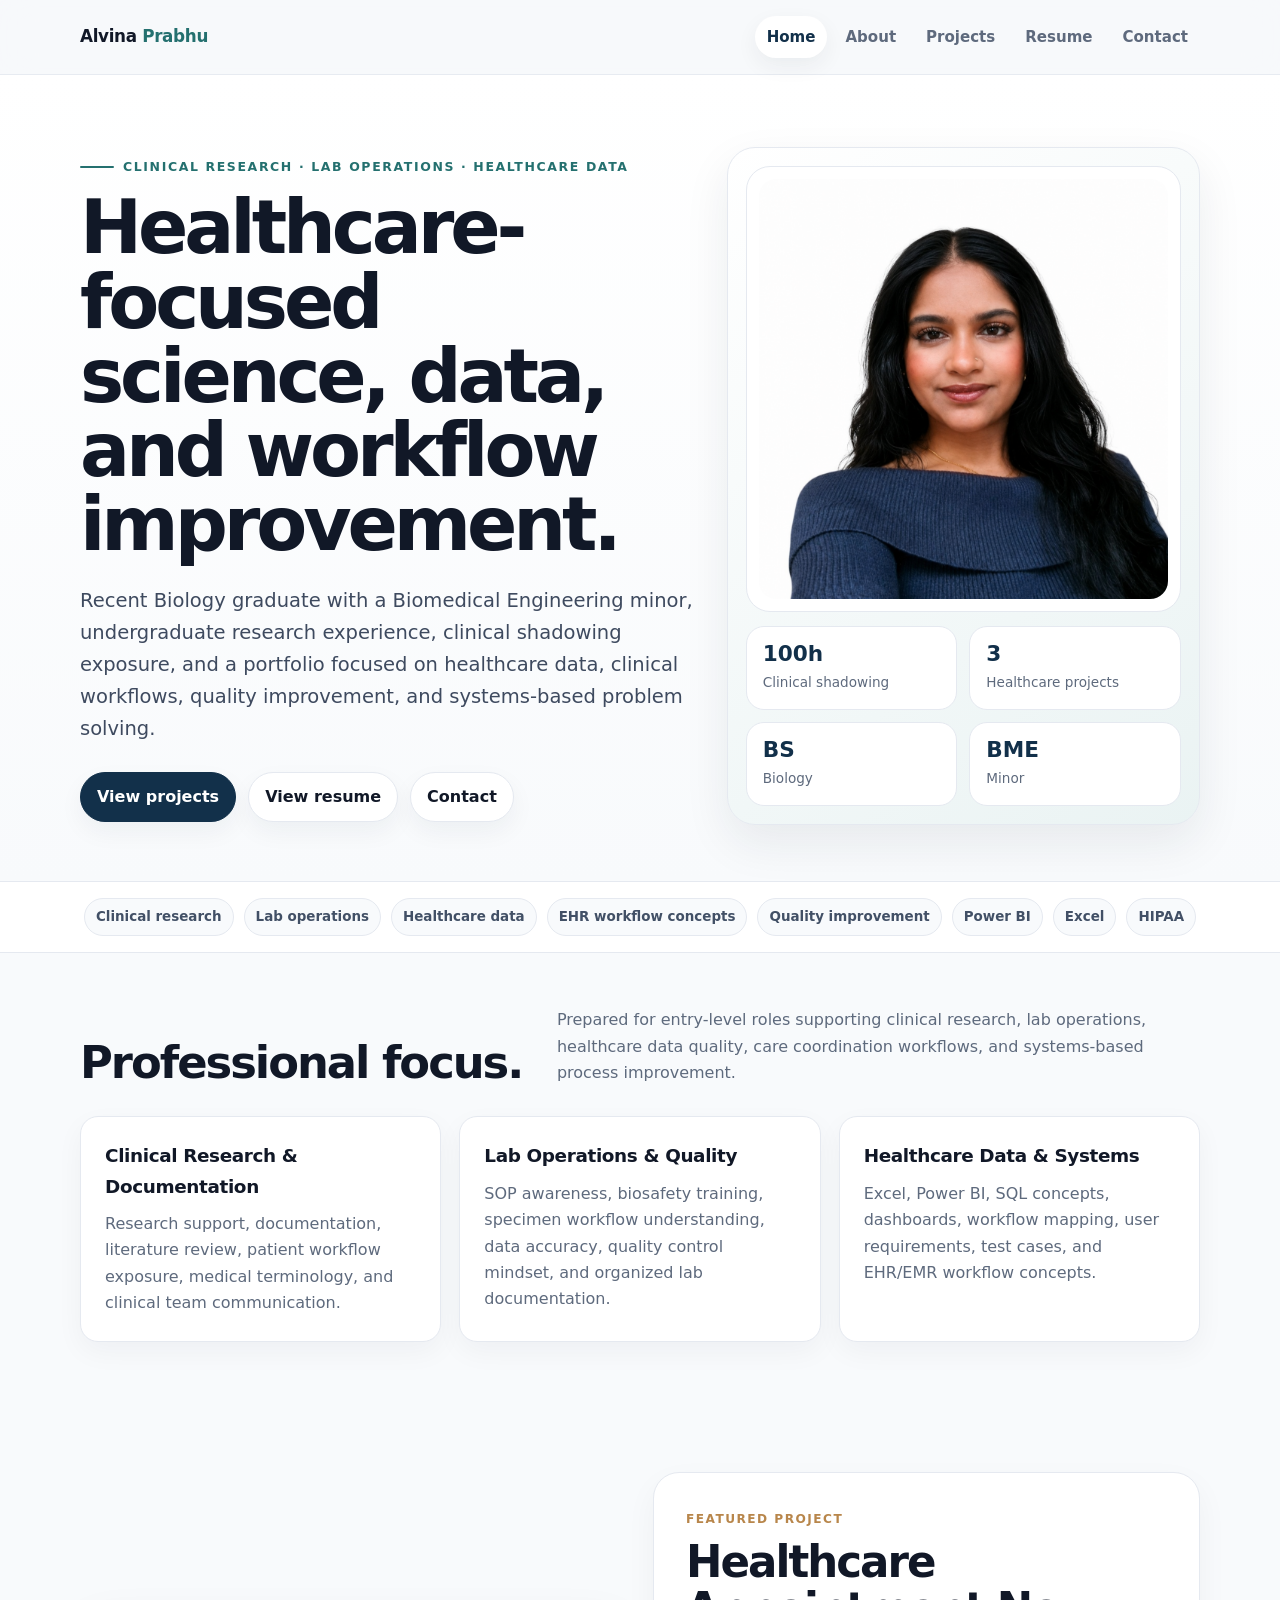
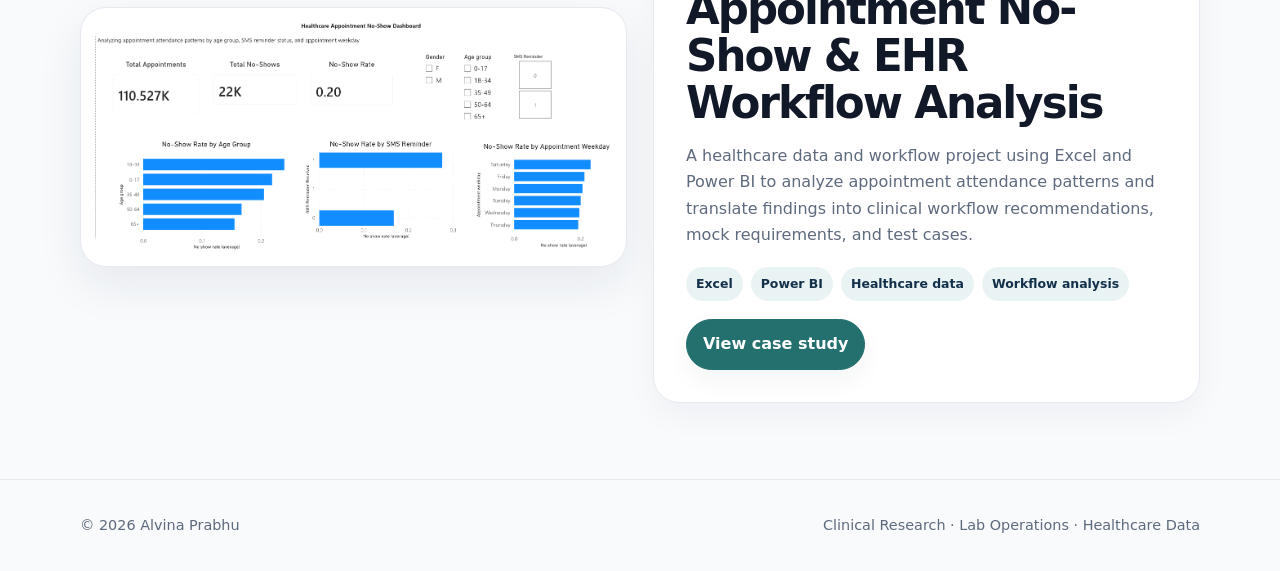
<file: index.html>
<!DOCTYPE html>
<html lang="en">
<head>
  <meta charset="UTF-8">
  <meta name="viewport" content="width=device-width, initial-scale=1.0">
  <meta name="description" content="Alvina Prabhu portfolio: clinical research, lab operations, healthcare data, and healthcare workflow improvement.">
  <title>Alvina Prabhu</title>
  <link rel="stylesheet" href="style.css">
</head>
<body>
  <a class="skip" href="#main">Skip to content</a>
  <header class="site-header">
    <div class="container nav-wrap">
      <a class="brand" href="index.html">Alvina <span>Prabhu</span></a>
      <nav class="nav" aria-label="Primary navigation">
        <a class="active" href="index.html">Home</a>
        <a href="about.html">About</a>
        <a href="projects.html">Projects</a>
        <a href="resume.html">Resume</a>
        <a href="contact.html">Contact</a>
      </nav>
    </div>
  </header>

  <main id="main">
    <section class="hero professional-hero">
      <div class="container hero-grid">
        <div>
          <span class="eyebrow">clinical research · lab operations · healthcare data</span>
          <h1>Healthcare-focused science, data, and workflow improvement.</h1>
          <p class="lead">Recent Biology graduate with a Biomedical Engineering minor, undergraduate research experience, clinical shadowing exposure, and a portfolio focused on healthcare data, clinical workflows, quality improvement, and systems-based problem solving.</p>
          <div class="hero-actions">
            <a class="btn primary" href="projects.html">View projects</a>
            <a class="btn" href="Alvina_Prabhu_Final_Resume.pdf" target="_blank" rel="noopener">View resume</a>
            <a class="btn" href="contact.html">Contact</a>
          </div>
        </div>
        <aside class="hero-panel" aria-label="Profile snapshot">
          <div class="portrait-card"><img src="alvina-headshot.png" alt="Professional headshot of Alvina Prabhu"></div>
          <div class="status-card">
            <div class="stat"><b>100h</b><span>Clinical shadowing</span></div>
            <div class="stat"><b>3</b><span>Healthcare projects</span></div>
            <div class="stat"><b>BS</b><span>Biology</span></div>
            <div class="stat"><b>BME</b><span>Minor</span></div>
          </div>
        </aside>
      </div>
    </section>

    <div class="trust-strip">
      <div class="container">
        <span class="chip">Clinical research</span>
        <span class="chip">Lab operations</span>
        <span class="chip">Healthcare data</span>
        <span class="chip">EHR workflow concepts</span>
        <span class="chip">Quality improvement</span>
        <span class="chip">Power BI</span>
        <span class="chip">Excel</span>
        <span class="chip">HIPAA</span>
      </div>
    </div>

    <section class="section compact">
      <div class="container">
        <div class="section-heading">
          <h2>Professional focus.</h2>
          <p>Prepared for entry-level roles supporting clinical research, lab operations, healthcare data quality, care coordination workflows, and systems-based process improvement.</p>
        </div>
        <div class="card-grid">
          <article class="info-card">
            <h3>Clinical Research & Documentation</h3>
            <p>Research support, documentation, literature review, patient workflow exposure, medical terminology, and clinical team communication.</p>
          </article>
          <article class="info-card">
            <h3>Lab Operations & Quality</h3>
            <p>SOP awareness, biosafety training, specimen workflow understanding, data accuracy, quality control mindset, and organized lab documentation.</p>
          </article>
          <article class="info-card">
            <h3>Healthcare Data & Systems</h3>
            <p>Excel, Power BI, SQL concepts, dashboards, workflow mapping, user requirements, test cases, and EHR/EMR workflow concepts.</p>
          </article>
        </div>
      </div>
    </section>

    <section class="section">
      <div class="container feature">
        <div class="dashboard-card"><img src="noshow-dashboard.png" alt="Healthcare appointment no-show Power BI dashboard"></div>
        <div class="feature-copy">
          <span class="meta">featured project</span>
          <h2>Healthcare Appointment No-Show & EHR Workflow Analysis</h2>
          <p class="note">A healthcare data and workflow project using Excel and Power BI to analyze appointment attendance patterns and translate findings into clinical workflow recommendations, mock requirements, and test cases.</p>
          <div class="tag-row"><span class="tag">Excel</span><span class="tag">Power BI</span><span class="tag">Healthcare data</span><span class="tag">Workflow analysis</span></div>
          <a class="btn teal" href="projects.html#noshow">View case study</a>
        </div>
      </div>
    </section>
  </main>

  <footer class="footer"><div class="container"><span>© <span data-year></span> Alvina Prabhu</span><span>Clinical Research · Lab Operations · Healthcare Data</span></div></footer>
  <script src="script.js"></script>
</body>
</html>
</file>
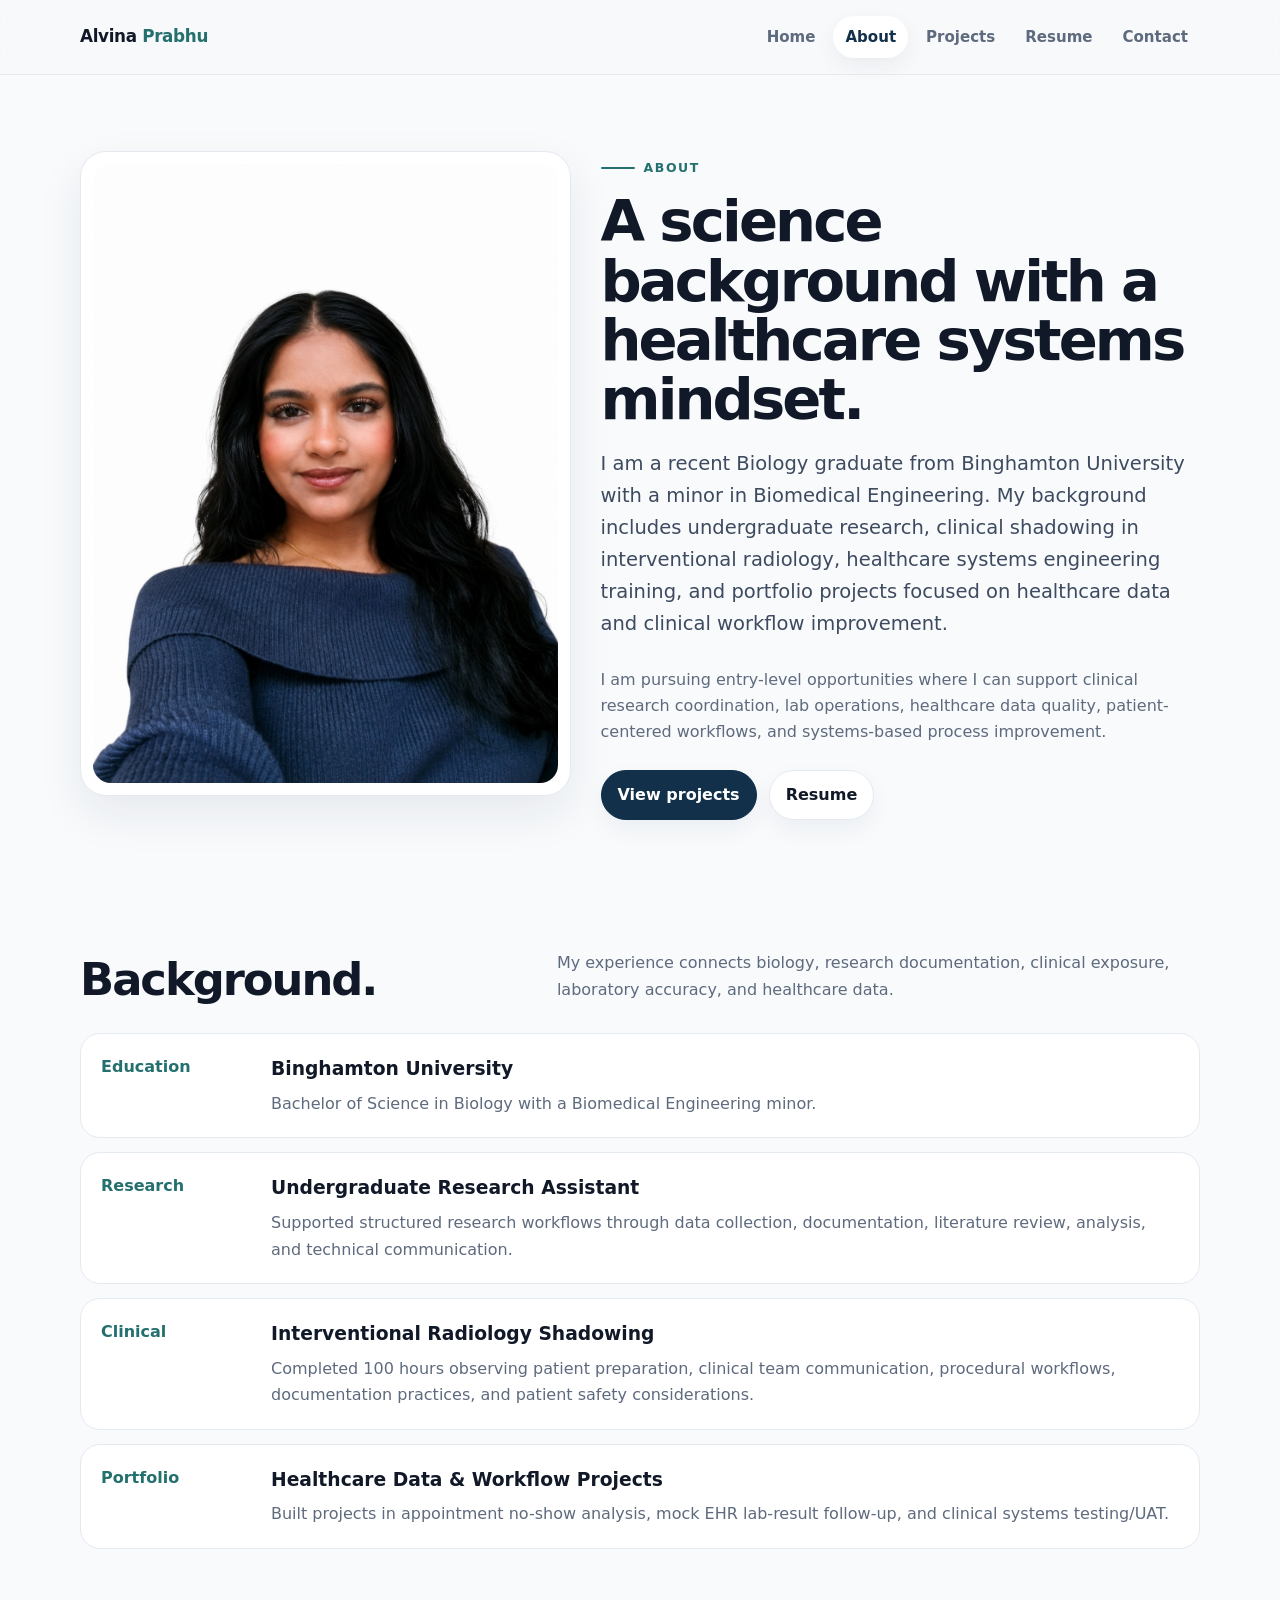
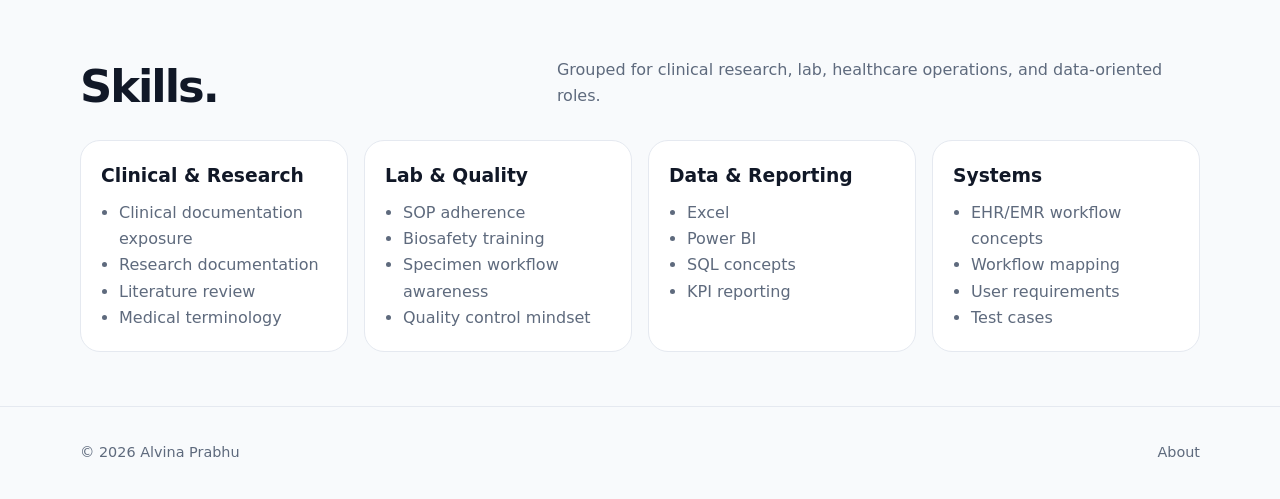
<file: about.html>
<!DOCTYPE html>
<html lang="en">
<head>
  <meta charset="UTF-8"><meta name="viewport" content="width=device-width, initial-scale=1.0">
  <title>About | Alvina Prabhu</title><link rel="stylesheet" href="style.css">
</head>
<body>
<header class="site-header"><div class="container nav-wrap"><a class="brand" href="index.html">Alvina <span>Prabhu</span></a><nav class="nav"><a href="index.html">Home</a><a class="active" href="about.html">About</a><a href="projects.html">Projects</a><a href="resume.html">Resume</a><a href="contact.html">Contact</a></nav></div></header>
<main>
<section class="section"><div class="container two-col"><div class="about-photo"><img src="alvina-headshot.png" alt="Professional headshot of Alvina Prabhu"></div><div><span class="eyebrow">about</span><h1 class="page-title">A science background with a healthcare systems mindset.</h1><p class="lead">I am a recent Biology graduate from Binghamton University with a minor in Biomedical Engineering. My background includes undergraduate research, clinical shadowing in interventional radiology, healthcare systems engineering training, and portfolio projects focused on healthcare data and clinical workflow improvement.</p><p class="note">I am pursuing entry-level opportunities where I can support clinical research coordination, lab operations, healthcare data quality, patient-centered workflows, and systems-based process improvement.</p><div class="hero-actions"><a class="btn primary" href="projects.html">View projects</a><a class="btn" href="resume.html">Resume</a></div></div></div></section>
<section class="section compact"><div class="container"><div class="section-heading"><h2>Background.</h2><p>My experience connects biology, research documentation, clinical exposure, laboratory accuracy, and healthcare data.</p></div><div class="timeline"><div class="timeline-item"><b>Education</b><div><h3>Binghamton University</h3><p>Bachelor of Science in Biology with a Biomedical Engineering minor.</p></div></div><div class="timeline-item"><b>Research</b><div><h3>Undergraduate Research Assistant</h3><p>Supported structured research workflows through data collection, documentation, literature review, analysis, and technical communication.</p></div></div><div class="timeline-item"><b>Clinical</b><div><h3>Interventional Radiology Shadowing</h3><p>Completed 100 hours observing patient preparation, clinical team communication, procedural workflows, documentation practices, and patient safety considerations.</p></div></div><div class="timeline-item"><b>Portfolio</b><div><h3>Healthcare Data & Workflow Projects</h3><p>Built projects in appointment no-show analysis, mock EHR lab-result follow-up, and clinical systems testing/UAT.</p></div></div></div></div></section>
<section class="section compact"><div class="container"><div class="section-heading"><h2>Skills.</h2><p>Grouped for clinical research, lab, healthcare operations, and data-oriented roles.</p></div><div class="skill-columns"><div class="skill-list"><h3>Clinical & Research</h3><ul><li>Clinical documentation exposure</li><li>Research documentation</li><li>Literature review</li><li>Medical terminology</li></ul></div><div class="skill-list"><h3>Lab & Quality</h3><ul><li>SOP adherence</li><li>Biosafety training</li><li>Specimen workflow awareness</li><li>Quality control mindset</li></ul></div><div class="skill-list"><h3>Data & Reporting</h3><ul><li>Excel</li><li>Power BI</li><li>SQL concepts</li><li>KPI reporting</li></ul></div><div class="skill-list"><h3>Systems</h3><ul><li>EHR/EMR workflow concepts</li><li>Workflow mapping</li><li>User requirements</li><li>Test cases</li></ul></div></div></div></section>
</main><footer class="footer"><div class="container"><span>© <span data-year></span> Alvina Prabhu</span><span>About</span></div></footer><script src="script.js"></script></body></html>
</file>
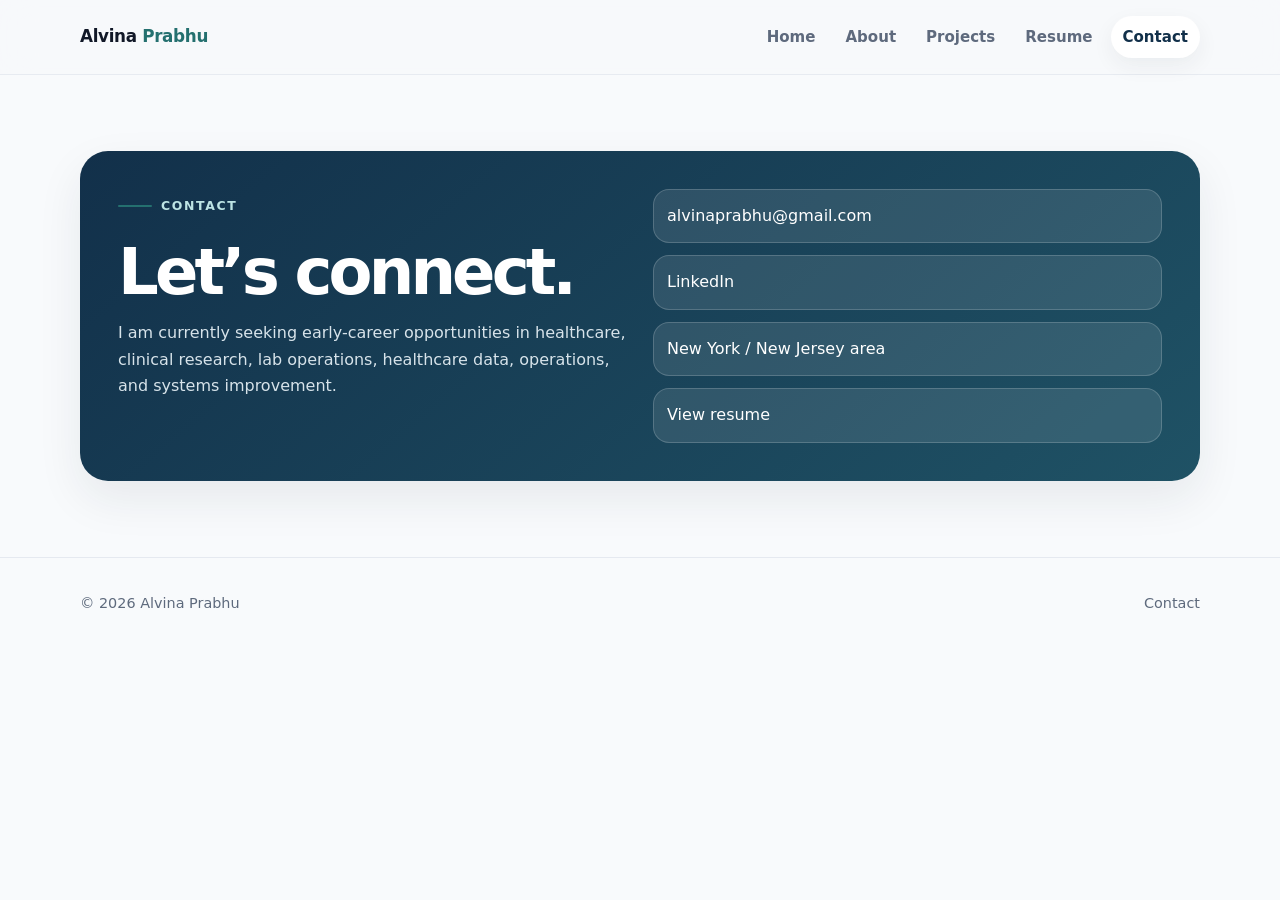
<file: contact.html>
<!DOCTYPE html><html lang="en"><head><meta charset="UTF-8"><meta name="viewport" content="width=device-width, initial-scale=1.0"><title>Contact | Alvina Prabhu</title><link rel="stylesheet" href="style.css"></head><body><header class="site-header"><div class="container nav-wrap"><a class="brand" href="index.html">Alvina <span>Prabhu</span></a><nav class="nav"><a href="index.html">Home</a><a href="about.html">About</a><a href="projects.html">Projects</a><a href="resume.html">Resume</a><a class="active" href="contact.html">Contact</a></nav></div></header><main><section class="section"><div class="container contact-card"><div><span class="eyebrow" style="color:#bde4e4;">contact</span><h1 style="font-size:clamp(2.6rem,5vw,4.8rem);line-height:1;letter-spacing:-.06em;margin:10px 0 16px;">Let’s connect.</h1><p>I am currently seeking early-career opportunities in healthcare, clinical research, lab operations, healthcare data, operations, and systems improvement.</p></div><div class="contact-list"><a href="mailto:alvinaprabhu@gmail.com">alvinaprabhu@gmail.com</a><a href="https://www.linkedin.com/in/alvina-prabhu-72356b261" target="_blank" rel="noopener">LinkedIn</a><span>New York / New Jersey area</span><a href="Alvina_Prabhu_Final_Resume.pdf" target="_blank" rel="noopener">View resume</a></div></div></section></main><footer class="footer"><div class="container"><span>© <span data-year></span> Alvina Prabhu</span><span>Contact</span></div></footer><script src="script.js"></script></body></html>
</file>
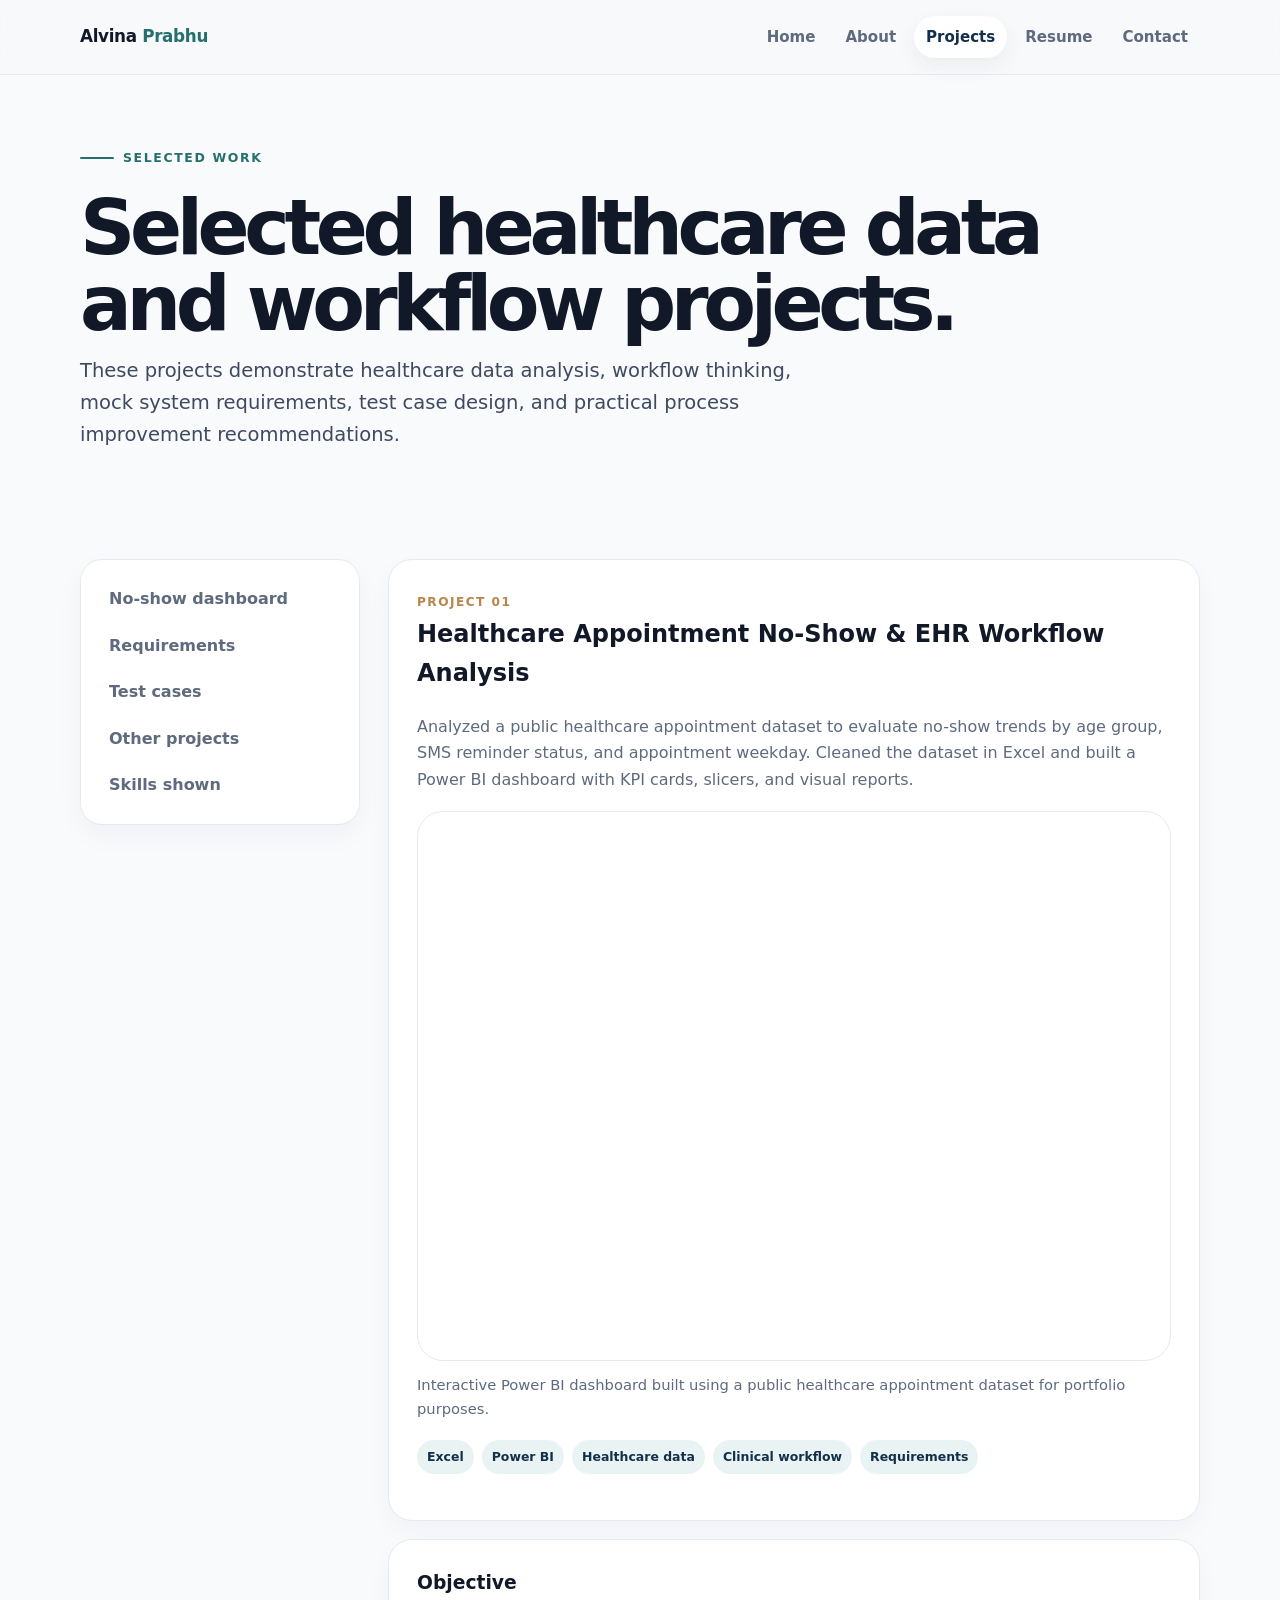
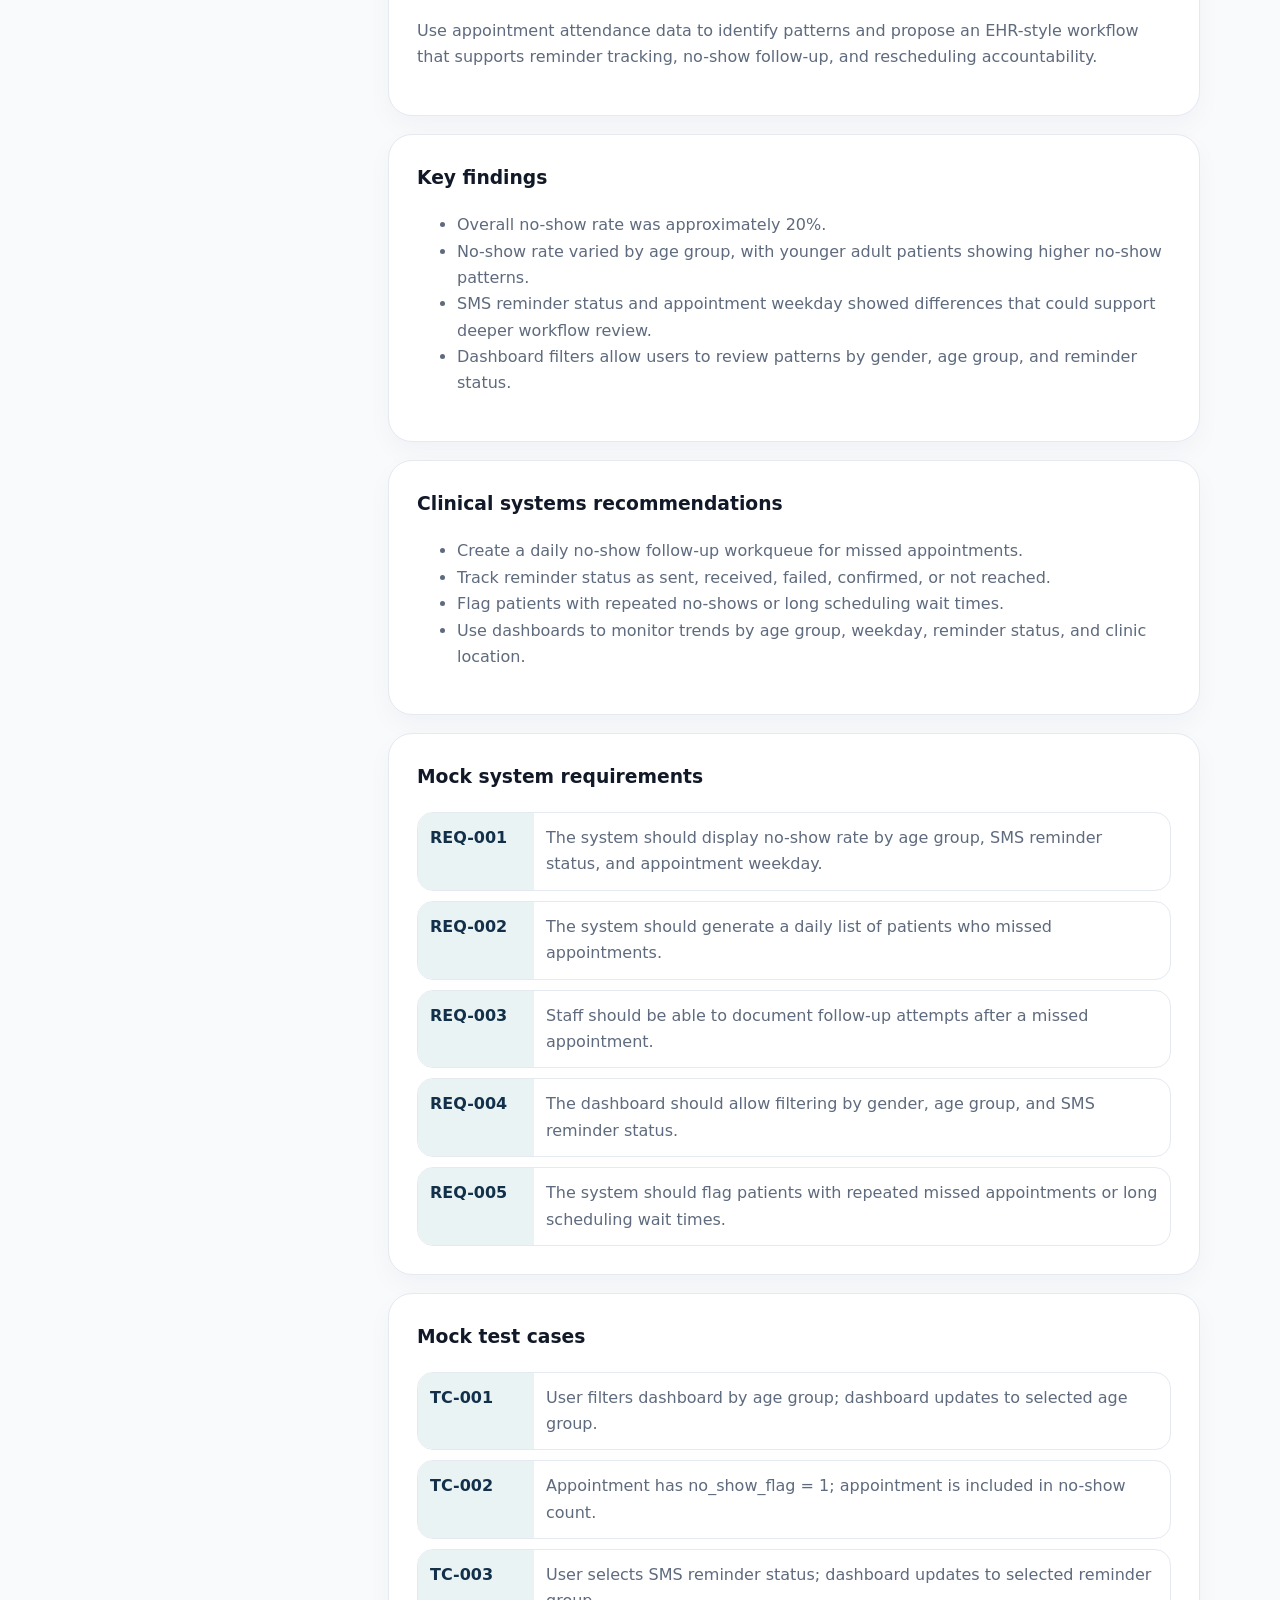
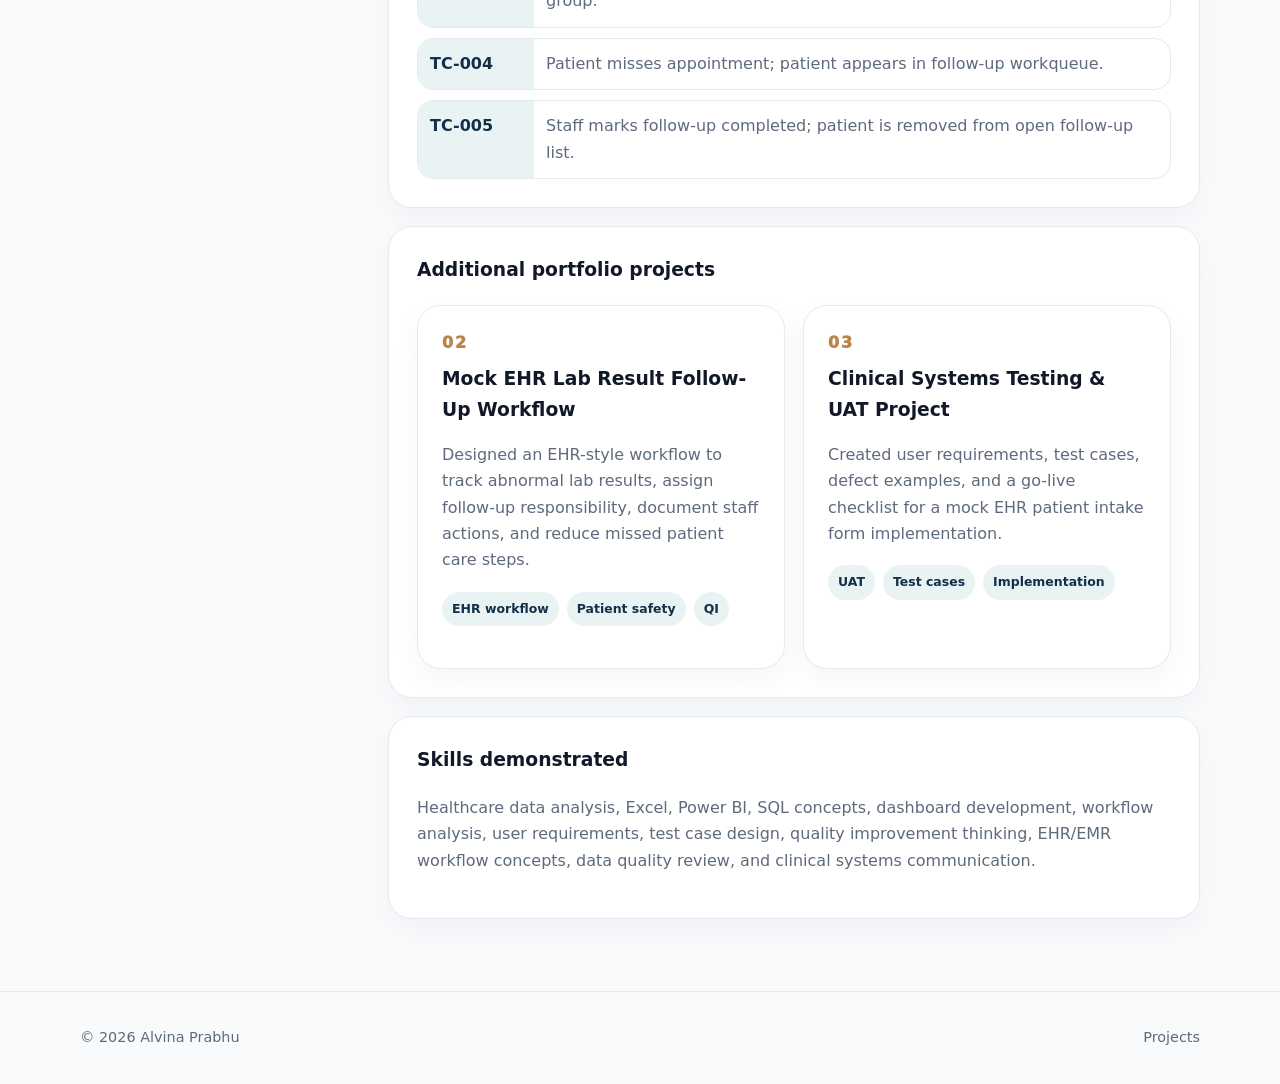
<file: projects.html>
<!DOCTYPE html><html lang="en"><head><meta charset="UTF-8"><meta name="viewport" content="width=device-width, initial-scale=1.0"><title>Projects | Alvina Prabhu</title><link rel="stylesheet" href="style.css"></head><body><header class="site-header"><div class="container nav-wrap"><a class="brand" href="index.html">Alvina <span>Prabhu</span></a><nav class="nav"><a href="index.html">Home</a><a href="about.html">About</a><a class="active" href="projects.html">Projects</a><a href="resume.html">Resume</a><a href="contact.html">Contact</a></nav></div></header><main><section class="project-hero"><div class="container"><span class="eyebrow">selected work</span><h1>Selected healthcare data and workflow projects.</h1><p class="lead">These projects demonstrate healthcare data analysis, workflow thinking, mock system requirements, test case design, and practical process improvement recommendations.</p></div></section><section class="section compact"><div class="container project-layout"><aside class="case-nav"><a href="#noshow">No-show dashboard</a><a href="#requirements">Requirements</a><a href="#testing">Test cases</a><a href="#more-projects">Other projects</a><a href="#skills">Skills shown</a></aside><div><article class="case-block" id="noshow"><span class="meta">Project 01</span><h2>Healthcare Appointment No-Show & EHR Workflow Analysis</h2><p>Analyzed a public healthcare appointment dataset to evaluate no-show trends by age group, SMS reminder status, and appointment weekday. Cleaned the dataset in Excel and built a Power BI dashboard with KPI cards, slicers, and visual reports.</p><div class="dashboard-card interactive-dashboard" style="margin:18px 0;box-shadow:none;">
  <iframe title="Healthcare Appointment No-Show dashboard" src="https://app.powerbi.com/view?r=eyJrIjoiN2ZmMmNmZWMtNWM2MS00MjBhLThlMDItNDE1MTZiODdjOGZmIiwidCI6ImE4ZDNlMTJhLWE0ZjktNDdjMy1iN2JkLTBmMThmNTBjNDcxMyIsImMiOjN9" frameborder="0" allowfullscreen="true"></iframe>
</div>
<p class="dashboard-note">Interactive Power BI dashboard built using a public healthcare appointment dataset for portfolio purposes.</p>
<div class="tag-row"><span class="tag">Excel</span><span class="tag">Power BI</span><span class="tag">Healthcare data</span><span class="tag">Clinical workflow</span><span class="tag">Requirements</span></div></article><article class="case-block"><h3>Objective</h3><p>Use appointment attendance data to identify patterns and propose an EHR-style workflow that supports reminder tracking, no-show follow-up, and rescheduling accountability.</p></article><article class="case-block"><h3>Key findings</h3><ul><li>Overall no-show rate was approximately 20%.</li><li>No-show rate varied by age group, with younger adult patients showing higher no-show patterns.</li><li>SMS reminder status and appointment weekday showed differences that could support deeper workflow review.</li><li>Dashboard filters allow users to review patterns by gender, age group, and reminder status.</li></ul></article><article class="case-block"><h3>Clinical systems recommendations</h3><ul><li>Create a daily no-show follow-up workqueue for missed appointments.</li><li>Track reminder status as sent, received, failed, confirmed, or not reached.</li><li>Flag patients with repeated no-shows or long scheduling wait times.</li><li>Use dashboards to monitor trends by age group, weekday, reminder status, and clinic location.</li></ul></article><article class="case-block" id="requirements"><h3>Mock system requirements</h3><div class="matrix"><div class="row"><b>REQ-001</b><span>The system should display no-show rate by age group, SMS reminder status, and appointment weekday.</span></div><div class="row"><b>REQ-002</b><span>The system should generate a daily list of patients who missed appointments.</span></div><div class="row"><b>REQ-003</b><span>Staff should be able to document follow-up attempts after a missed appointment.</span></div><div class="row"><b>REQ-004</b><span>The dashboard should allow filtering by gender, age group, and SMS reminder status.</span></div><div class="row"><b>REQ-005</b><span>The system should flag patients with repeated missed appointments or long scheduling wait times.</span></div></div></article><article class="case-block" id="testing"><h3>Mock test cases</h3><div class="matrix"><div class="row"><b>TC-001</b><span>User filters dashboard by age group; dashboard updates to selected age group.</span></div><div class="row"><b>TC-002</b><span>Appointment has no_show_flag = 1; appointment is included in no-show count.</span></div><div class="row"><b>TC-003</b><span>User selects SMS reminder status; dashboard updates to selected reminder group.</span></div><div class="row"><b>TC-004</b><span>Patient misses appointment; patient appears in follow-up workqueue.</span></div><div class="row"><b>TC-005</b><span>Staff marks follow-up completed; patient is removed from open follow-up list.</span></div></div></article><article class="case-block" id="more-projects"><h3>Additional portfolio projects</h3><div class="mini-projects"><div class="project-card"><span class="number">02</span><h3>Mock EHR Lab Result Follow-Up Workflow</h3><p>Designed an EHR-style workflow to track abnormal lab results, assign follow-up responsibility, document staff actions, and reduce missed patient care steps.</p><div class="tag-row"><span class="tag">EHR workflow</span><span class="tag">Patient safety</span><span class="tag">QI</span></div></div><div class="project-card"><span class="number">03</span><h3>Clinical Systems Testing & UAT Project</h3><p>Created user requirements, test cases, defect examples, and a go-live checklist for a mock EHR patient intake form implementation.</p><div class="tag-row"><span class="tag">UAT</span><span class="tag">Test cases</span><span class="tag">Implementation</span></div></div></div></article><article class="case-block" id="skills"><h3>Skills demonstrated</h3><p>Healthcare data analysis, Excel, Power BI, SQL concepts, dashboard development, workflow analysis, user requirements, test case design, quality improvement thinking, EHR/EMR workflow concepts, data quality review, and clinical systems communication.</p></article></div></div></section></main><footer class="footer"><div class="container"><span>© <span data-year></span> Alvina Prabhu</span><span>Projects</span></div></footer><script src="script.js"></script></body></html>
</file>
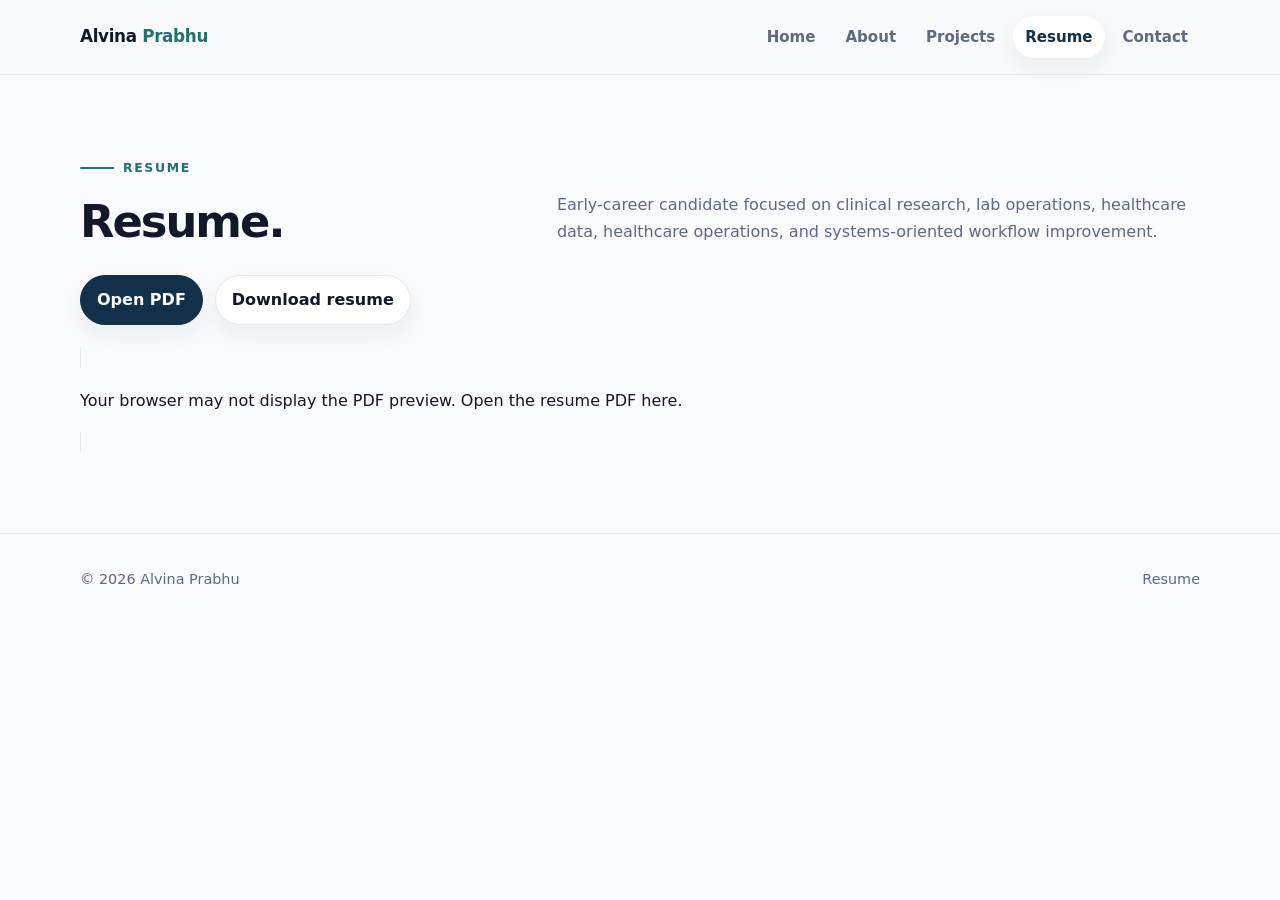
<file: resume.html>
<!DOCTYPE html><html lang="en"><head><meta charset="UTF-8"><meta name="viewport" content="width=device-width, initial-scale=1.0"><title>Resume | Alvina Prabhu</title><link rel="stylesheet" href="style.css"></head><body><header class="site-header"><div class="container nav-wrap"><a class="brand" href="index.html">Alvina <span>Prabhu</span></a><nav class="nav"><a href="index.html">Home</a><a href="about.html">About</a><a href="projects.html">Projects</a><a class="active" href="resume.html">Resume</a><a href="contact.html">Contact</a></nav></div></header><main><section class="section"><div class="container"><span class="eyebrow">resume</span><div class="section-heading"><h2>Resume.</h2><p>Early-career candidate focused on clinical research, lab operations, healthcare data, healthcare operations, and systems-oriented workflow improvement.</p></div><div class="hero-actions" style="margin-bottom:20px;"><a class="btn primary" href="Alvina_Prabhu_Final_Resume.pdf" target="_blank" rel="noopener">Open PDF</a><a class="btn" href="Alvina_Prabhu_Final_Resume.pdf" download>Download resume</a></div><object class="resume-frame" data="Alvina_Prabhu_Final_Resume.pdf" type="application/pdf"><p>Your browser may not display the PDF preview. <a href="Alvina_Prabhu_Final_Resume.pdf">Open the resume PDF here.</a></p></object></div></section></main><footer class="footer"><div class="container"><span>© <span data-year></span> Alvina Prabhu</span><span>Resume</span></div></footer><script src="script.js"></script></body></html>
</file>
<file: style.css>
:root{
  --bg:#f8fafc;
  --surface:#ffffff;
  --ink:#111827;
  --muted:#5e6a7d;
  --line:#e5e9f0;
  --navy:#12304a;
  --teal:#24706f;
  --soft:#eaf3f3;
  --sand:#f6efe5;
  --gold:#b8864b;
  --radius:18px;
  --shadow:0 18px 46px rgba(23,32,51,.08);
}
*{box-sizing:border-box}
html{scroll-behavior:smooth}
body{margin:0;font-family:Inter,ui-sans-serif,system-ui,-apple-system,BlinkMacSystemFont,"Segoe UI",Arial,sans-serif;background:var(--bg);color:var(--ink);line-height:1.65}
a{color:inherit;text-decoration:none}img{max-width:100%;display:block}.container{width:min(1120px,92vw);margin:0 auto}.skip{position:absolute;left:-999px}.skip:focus{left:12px;top:12px;background:#fff;padding:10px;z-index:1000}.site-header{position:sticky;top:0;z-index:50;background:rgba(247,248,251,.86);backdrop-filter:blur(16px);border-bottom:1px solid rgba(229,233,240,.85)}.nav-wrap{min-height:74px;display:flex;align-items:center;justify-content:space-between;gap:24px}.brand{font-weight:850;letter-spacing:-.02em;font-size:1.05rem}.brand span{color:var(--teal)}.nav{display:flex;align-items:center;gap:6px}.nav a{padding:9px 12px;border-radius:999px;color:var(--muted);font-weight:700;font-size:.94rem}.nav a:hover,.nav a.active{background:#fff;color:var(--navy);box-shadow:0 8px 22px rgba(23,32,51,.06)}.mobile-hint{display:none;color:var(--muted);font-size:.85rem}.hero{padding:72px 0 56px}.hero-grid{display:grid;grid-template-columns:1.13fr .87fr;gap:32px;align-items:center}.eyebrow{display:inline-flex;align-items:center;gap:9px;text-transform:uppercase;letter-spacing:.13em;font-size:.78rem;font-weight:850;color:var(--teal);margin-bottom:14px}.eyebrow:before{content:"";width:34px;height:2px;background:var(--teal);border-radius:2px}.hero h1{font-size:clamp(2.55rem,5.8vw,5.2rem);line-height:1;margin:0 0 22px;letter-spacing:-.055em}.lead{font-size:clamp(1.05rem,1.7vw,1.22rem);color:#3e4a5f;max-width:720px;margin:0 0 26px}.hero-actions{display:flex;flex-wrap:wrap;gap:12px;margin-top:24px}.btn{display:inline-flex;align-items:center;justify-content:center;gap:8px;border:1px solid var(--line);border-radius:999px;padding:11px 16px;font-weight:800;background:#fff;box-shadow:0 10px 24px rgba(23,32,51,.05);transition:.16s ease}.btn:hover{transform:translateY(-2px);box-shadow:var(--shadow)}.btn.primary{background:var(--navy);border-color:var(--navy);color:#fff}.btn.teal{background:var(--teal);border-color:var(--teal);color:#fff}.hero-panel{background:linear-gradient(145deg,#fff,var(--soft));border:1px solid var(--line);border-radius:28px;padding:18px;box-shadow:var(--shadow)}.portrait-card{background:#fff;border:1px solid var(--line);border-radius:24px;padding:12px}.portrait-card img{width:100%;height:420px;object-fit:cover;object-position:center;border-radius:18px}.status-card{display:grid;grid-template-columns:1fr 1fr;gap:12px;margin-top:14px}.stat{background:#fff;border:1px solid var(--line);border-radius:18px;padding:16px}.stat b{display:block;font-size:1.35rem;line-height:1;color:var(--navy)}.stat span{display:block;margin-top:6px;font-size:.85rem;color:var(--muted)}.trust-strip{background:#fff;border-block:1px solid var(--line)}.trust-strip .container{display:flex;align-items:center;justify-content:center;gap:10px;flex-wrap:wrap;padding:16px 0}.chip{font-size:.84rem;font-weight:760;border:1px solid var(--line);background:var(--bg);border-radius:999px;padding:7px 11px;color:#425066}.section{padding:76px 0}.section.compact{padding:54px 0}.section-heading{display:grid;grid-template-columns:.82fr 1.18fr;gap:30px;align-items:end;margin-bottom:30px}.section-heading h2{font-size:clamp(1.9rem,3.5vw,3.1rem);line-height:1.05;letter-spacing:-.045em;margin:0}.section-heading p{color:var(--muted);margin:0;max-width:700px}.card-grid{display:grid;grid-template-columns:repeat(3,1fr);gap:18px}.info-card{background:#fff;border:1px solid var(--line);border-radius:var(--radius);padding:24px;box-shadow:0 10px 28px rgba(23,32,51,.045)}.info-card h3{margin:0 0 9px;font-size:1.15rem;letter-spacing:-.02em}.info-card p{margin:0;color:var(--muted)}.info-card ul{margin:12px 0 0;padding-left:18px;color:var(--muted)}.info-card li{margin:6px 0}.feature{display:grid;grid-template-columns:1fr 1fr;gap:26px;align-items:center}.dashboard-card{background:#fff;border:1px solid var(--line);border-radius:26px;padding:14px;box-shadow:var(--shadow)}.dashboard-card img{border-radius:18px;width:100%;height:auto;object-fit:contain;transform:none}.feature-copy{background:#fff;border:1px solid var(--line);border-radius:26px;padding:32px;box-shadow:0 12px 32px rgba(23,32,51,.045)}.feature-copy h2{font-size:clamp(1.8rem,3.4vw,2.8rem);line-height:1.08;letter-spacing:-.045em;margin:8px 0 14px}.meta{font-weight:900;color:var(--gold);text-transform:uppercase;letter-spacing:.12em;font-size:.76rem}.tag-row{display:flex;gap:8px;flex-wrap:wrap;margin:18px 0}.tag{font-size:.78rem;font-weight:850;border-radius:999px;padding:7px 10px;background:var(--soft);color:var(--navy)}.two-col{display:grid;grid-template-columns:.9fr 1.1fr;gap:30px;align-items:start}.about-photo{background:#fff;border:1px solid var(--line);border-radius:26px;padding:12px;box-shadow:var(--shadow)}.about-photo img{border-radius:18px;width:100%;max-height:620px;object-fit:cover}.timeline{display:grid;gap:14px}.timeline-item{background:#fff;border:1px solid var(--line);border-radius:20px;padding:20px;display:grid;grid-template-columns:150px 1fr;gap:20px}.timeline-item b{color:var(--teal)}.timeline-item h3{margin:0 0 6px}.timeline-item p{margin:0;color:var(--muted)}.project-hero{padding:66px 0 28px}.project-hero h1{font-size:clamp(2.7rem,6vw,5.5rem);line-height:.98;letter-spacing:-.07em;margin:8px 0 14px}.project-layout{display:grid;grid-template-columns:280px 1fr;gap:28px;align-items:start}.case-nav{position:sticky;top:100px;background:#fff;border:1px solid var(--line);border-radius:22px;padding:16px;box-shadow:0 10px 28px rgba(23,32,51,.04)}.case-nav a{display:block;padding:10px 12px;border-radius:13px;color:var(--muted);font-weight:800}.case-nav a:hover{background:var(--soft);color:var(--navy)}.case-block{background:#fff;border:1px solid var(--line);border-radius:24px;padding:28px;margin-bottom:18px;box-shadow:0 10px 26px rgba(23,32,51,.035)}.case-block h2,.case-block h3{margin-top:0}.case-block p,.case-block li{color:var(--muted)}.matrix{display:grid;gap:10px}.row{display:grid;grid-template-columns:116px 1fr;border:1px solid var(--line);border-radius:16px;overflow:hidden;background:#fff}.row b{background:var(--soft);color:var(--navy);padding:12px}.row span{padding:12px;color:var(--muted)}.mini-projects{display:grid;grid-template-columns:repeat(2,1fr);gap:18px}.project-card{background:#fff;border:1px solid var(--line);border-radius:24px;padding:24px;box-shadow:0 10px 28px rgba(23,32,51,.045)}.project-card .number{font-weight:950;color:var(--gold);letter-spacing:.12em}.project-card h3{margin:8px 0 10px}.skill-columns{display:grid;grid-template-columns:repeat(4,1fr);gap:16px}.skill-list{background:#fff;border:1px solid var(--line);border-radius:20px;padding:20px}.skill-list h3{margin:0 0 8px}.skill-list ul{margin:0;padding-left:18px;color:var(--muted)}.resume-frame{width:100%;height:760px;border:1px solid var(--line);border-radius:22px;background:#fff}.contact-card{background:linear-gradient(140deg,var(--navy),#1f5265);color:#fff;border-radius:28px;padding:38px;display:grid;grid-template-columns:1fr 1fr;gap:26px;box-shadow:var(--shadow)}.contact-card p{color:#d7e3ea}.contact-list{display:grid;gap:12px}.contact-list a,.contact-list span{background:rgba(255,255,255,.1);border:1px solid rgba(255,255,255,.18);border-radius:16px;padding:13px}.footer{padding:34px 0;border-top:1px solid var(--line);color:var(--muted);font-size:.9rem}.footer .container{display:flex;justify-content:space-between;gap:16px;flex-wrap:wrap}.note{color:var(--muted)}
@media(max-width:900px){.nav-wrap{align-items:flex-start;flex-direction:column;padding:14px 0}.nav{flex-wrap:wrap}.hero-grid,.feature,.section-heading,.two-col,.project-layout,.contact-card{grid-template-columns:1fr}.case-nav{position:static}.card-grid,.skill-columns,.mini-projects{grid-template-columns:1fr}.portrait-card img{height:auto}.timeline-item{grid-template-columns:1fr}.resume-frame{height:560px}}
@media(max-width:560px){.hero{padding-top:42px}.hero h1{font-size:3.3rem}.status-card{grid-template-columns:1fr}.row{grid-template-columns:1fr}.row b{border-bottom:1px solid var(--line)}}

/* Interactive Power BI embed */
.interactive-dashboard {
  overflow: hidden;
}
.interactive-dashboard iframe {
  width: 100%;
  min-height: 520px;
  border: 0;
  border-radius: 18px;
  display: block;
  background: #ffffff;
}
.dashboard-note {
  margin: -6px 0 18px;
  color: var(--muted);
  font-size: .92rem;
}
@media(max-width:700px){
  .interactive-dashboard iframe{min-height:360px;}
}

.page-title{font-size:clamp(2.25rem,4.5vw,4.1rem);line-height:1.03;letter-spacing:-.05em;margin:0 0 18px;}
.professional-hero{background:linear-gradient(180deg,#ffffff 0%,#f8fafc 100%);}
</file>
